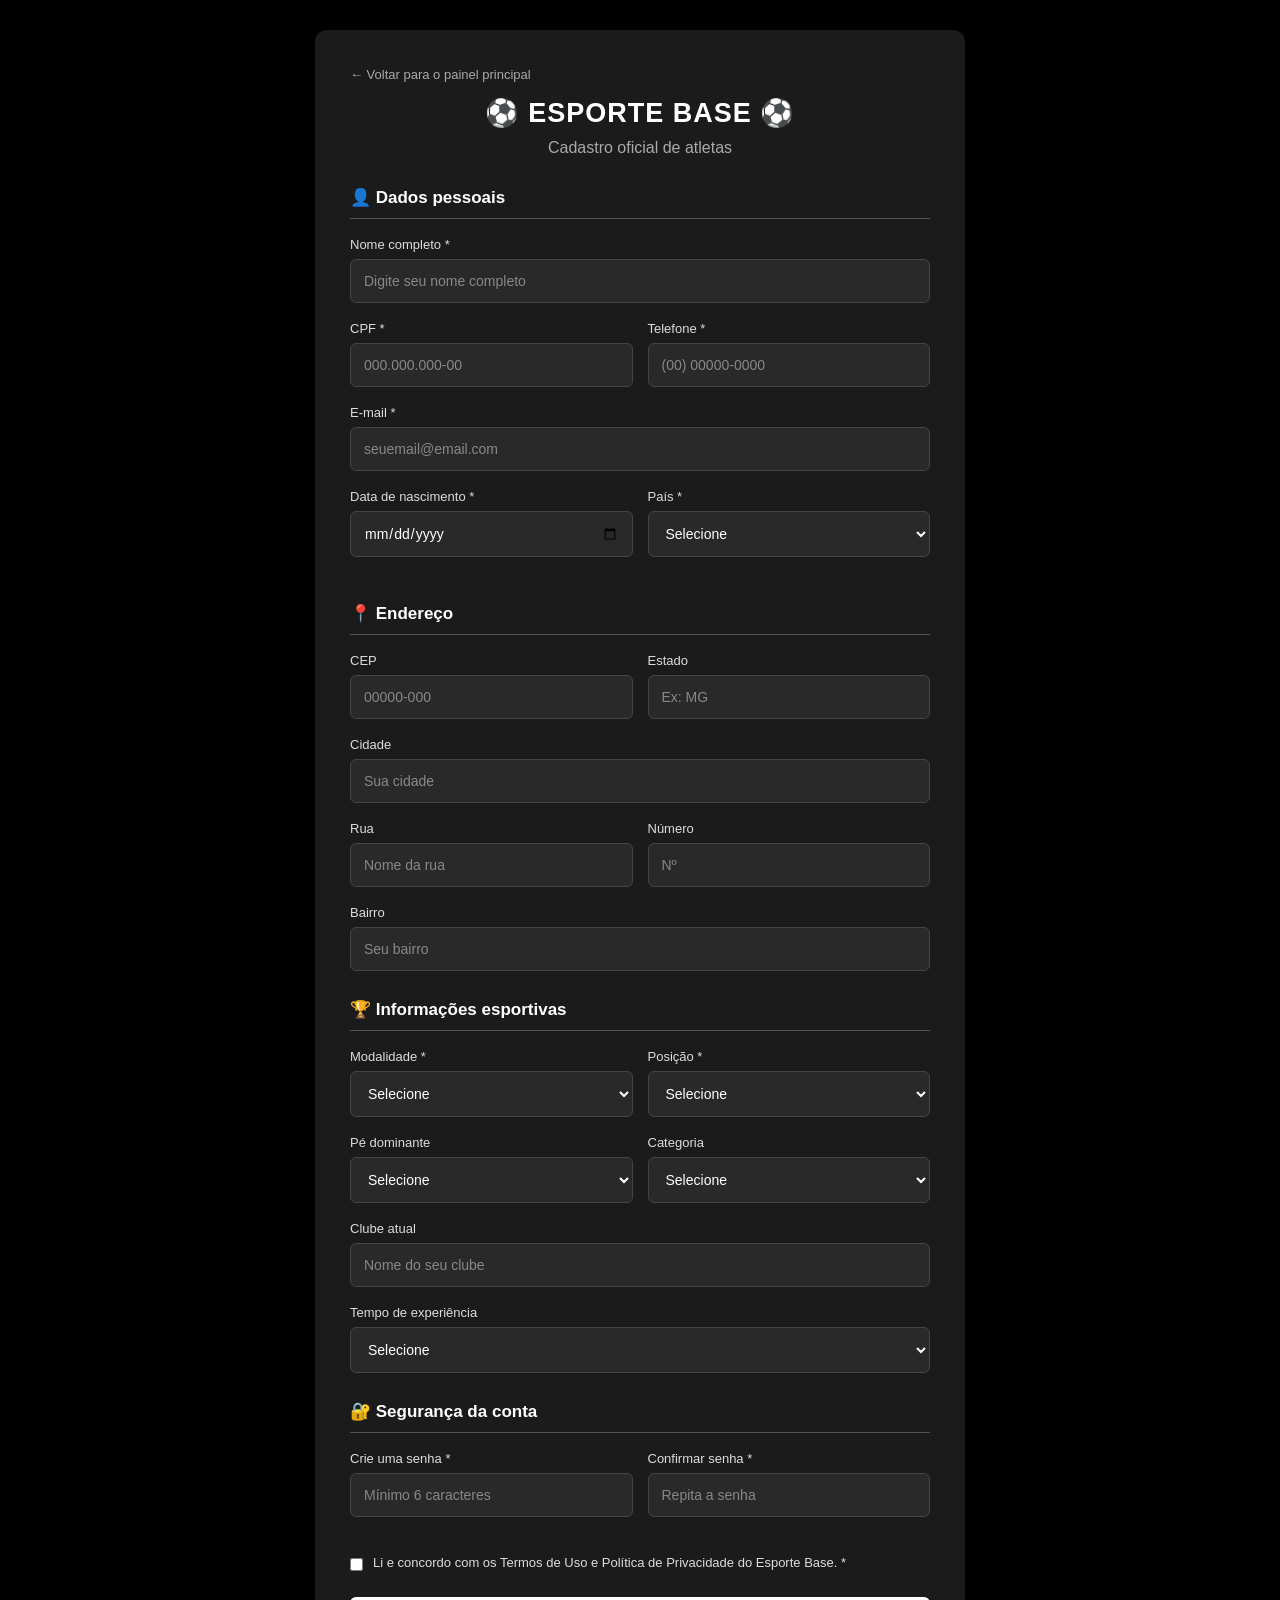
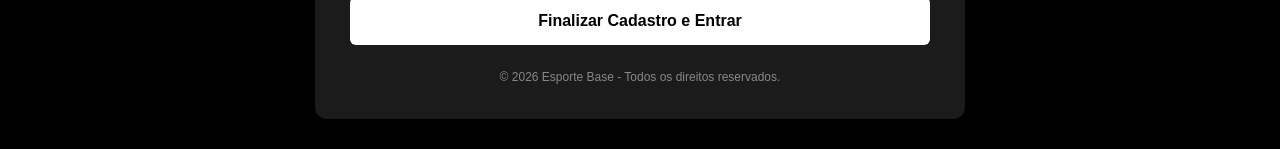
<file: cadastro.html>
<!DOCTYPE html>
<html lang="pt-BR">
<head>
<meta charset="UTF-8">
<meta name="viewport" content="width=device-width, initial-scale=1.0">
<title>Esporte Base | Cadastro de Atletas</title>

<style>
* {
    margin: 0;
    padding: 0;
    box-sizing: border-box;
    font-family: 'Segoe UI', sans-serif;
}

body {
    background: #000;
    color: white;
    min-height: 100vh;
    padding: 30px 15px;
}

.container {
    background: #1b1b1b;
    max-width: 650px;
    margin: auto;
    padding: 35px;
    border-radius: 12px;
    box-shadow: 0 8px 30px #000;
}

header {
    text-align: center;
    margin-bottom: 30px;
}

header h1 {
    font-size: 27px;
    letter-spacing: 1px;
}

header p {
    color: #aaa;
    margin-top: 10px;
}

.voltar-link {
    display: inline-block;
    color: #aaa;
    text-decoration: none;
    font-size: 13px;
    margin-bottom: 15px;
}

.voltar-link:hover {
    color: #fff;
}

.section-title {
    font-size: 17px;
    margin: 28px 0 18px;
    padding-bottom: 10px;
    border-bottom: 1px solid #555;
    color: white;
}

.form-row {
    display: flex;
    gap: 15px;
}

.form-group {
    flex: 1;
    margin-bottom: 18px;
    min-width: 0;
}

label {
    display: block;
    font-size: 13px;
    margin-bottom: 7px;
    color: #ddd;
}

input, select {
    width: 100%;
    padding: 13px;
    background: #292929;
    border: 1px solid #444;
    border-radius: 6px;
    color: white;
    font-size: 14px;
    outline: none;
}

input:focus, select:focus {
    border-color: white;
}

input::placeholder {
    color: #888;
}

.form-group.error input,
.form-group.error select {
    border-color: #ff4545;
}

.error-message {
    color: #ff5555;
    font-size: 11px;
    display: none;
    margin-top: 5px;
}

.form-group.error .error-message {
    display: block;
}

.checkbox-group {
    display: flex;
    align-items: flex-start;
    gap: 10px;
    margin: 20px 0;
    font-size: 13px;
    color: #ccc;
}

.checkbox-group input {
    width: auto;
    margin-top: 3px;
}

button {
    width: 100%;
    padding: 15px;
    border: none;
    border-radius: 6px;
    background: white;
    color: black;
    font-size: 16px;
    font-weight: bold;
    cursor: pointer;
    transition: .3s;
}

button:hover {
    background: #ccc;
}

.success {
    display: none;
    background: #183b25;
    color: #8dffad;
    padding: 15px;
    border-radius: 6px;
    margin-top: 20px;
    text-align: center;
    font-weight: 500;
}

.hidden {
    display: none;
}

footer {
    text-align: center;
    color: #888;
    font-size: 12px;
    margin-top: 25px;
}

@media(max-width: 550px) {
    .container {
        padding: 22px 16px;
    }

    .form-row {
        flex-direction: column;
        gap: 0;
    }
}
</style>
</head>

<body>

<div class="container">
<a href="index.html" class="voltar-link">← Voltar para o painel principal</a>

<header>
    <h1>⚽ ESPORTE BASE ⚽</h1>
    <p>Cadastro oficial de atletas</p>
</header>

<form id="cadastroForm" novalidate>

<h2 class="section-title">👤 Dados pessoais</h2>

<div class="form-group">
    <label>Nome completo *</label>
    <input id="nome" type="text" placeholder="Digite seu nome completo">
    <div class="error-message">Informe seu nome completo.</div>
</div>

<div class="form-row">
    <div class="form-group">
        <label>CPF *</label>
        <input id="cpf" type="text" maxlength="14" placeholder="000.000.000-00">
        <div class="error-message">CPF inválido.</div>
    </div>

    <div class="form-group">
        <label>Telefone *</label>
        <input id="telefone" type="tel" maxlength="15" placeholder="(00) 00000-0000">
        <div class="error-message">Telefone inválido.</div>
    </div>
</div>

<div class="form-group">
    <label>E-mail *</label>
    <input id="email" type="email" placeholder="seuemail@email.com">
    <div class="error-message">Digite um e-mail válido.</div>
</div>

<div class="form-row">
    <div class="form-group">
        <label>Data de nascimento *</label>
        <input id="nascimento" type="date">
        <div class="error-message">Informe uma data válida.</div>
    </div>

    <div class="form-group">
        <label>País *</label>
        <select id="pais">
            <option value="">Selecione</option>
            <option>Brasil</option>
            <option>Portugal</option>
            <option>Angola</option>
            <option>Moçambique</option>
            <option>Outro</option>
        </select>
        <div class="error-message">Selecione um país.</div>
    </div>
</div>

<h2 class="section-title">📍 Endereço</h2>

<div class="form-row">
    <div class="form-group">
        <label>CEP</label>
        <input id="cep" maxlength="9" placeholder="00000-000">
    </div>

    <div class="form-group">
        <label>Estado</label>
        <input id="estado" placeholder="Ex: MG">
    </div>
</div>

<div class="form-group">
    <label>Cidade</label>
    <input id="cidade" placeholder="Sua cidade">
</div>

<div class="form-row">
    <div class="form-group">
        <label>Rua</label>
        <input id="rua" placeholder="Nome da rua">
    </div>

    <div class="form-group">
        <label>Número</label>
        <input id="numero" placeholder="Nº">
    </div>
</div>

<div class="form-group">
    <label>Bairro</label>
    <input id="bairro" placeholder="Seu bairro">
</div>

<h2 class="section-title">🏆 Informações esportivas</h2>

<div class="form-row">
    <div class="form-group">
        <label>Modalidade *</label>
        <select id="modalidade">
            <option value="">Selecione</option>
            <option>Futebol de campo</option>
            <option>Futsal</option>
            <option>Futebol society</option>
        </select>
        <div class="error-message">Selecione uma modalidade.</div>
    </div>

    <div class="form-group">
        <label>Posição *</label>
        <select id="posicao">
            <option value="">Selecione</option>
            <option>Goleiro</option>
            <option>Zagueiro</option>
            <option>Lateral direito</option>
            <option>Lateral esquerdo</option>
            <option>Volante</option>
            <option>Meio-campista</option>
            <option>Meia-atacante</option>
            <option>Ponta direita</option>
            <option>Ponta esquerda</option>
            <option>Centroavante</option>
            <option>Ala</option>
            <option>Fixo</option>
            <option>Pivô</option>
        </select>
        <div class="error-message">Selecione uma posição.</div>
    </div>
</div>

<div class="form-row">
    <div class="form-group">
        <label>Pé dominante</label>
        <select id="pe">
            <option value="">Selecione</option>
            <option>Direito</option>
            <option>Esquerdo</option>
            <option>Ambidestro</option>
        </select>
    </div>

    <div class="form-group">
        <label>Categoria</label>
        <select id="categoria">
            <option value="">Selecione</option>
            <option>Sub-11</option>
            <option>Sub-13</option>
            <option>Sub-15</option>
            <option>Sub-17</option>
            <option>Sub-20</option>
            <option>Adulto</option>
        </select>
    </div>
</div>

<div class="form-group">
    <label>Clube atual</label>
    <input id="clube" placeholder="Nome do seu clube">
</div>

<div class="form-group">
    <label>Tempo de experiência</label>
    <select id="experiencia">
        <option value="">Selecione</option>
        <option>Menos de 1 ano</option>
        <option>1 a 2 anos</option>
        <option>3 a 5 anos</option>
        <option>Mais de 5 anos</option>
    </select>
</div>

<!-- RESPONSÁVEL LEGAL (Aparece automaticamente se menor de 18 anos) -->
<div id="responsavelArea" class="hidden">
    <h2 class="section-title">👨‍👩‍👦 Responsável legal</h2>

    <div class="form-group">
        <label>Nome do responsável *</label>
        <input id="responsavel" placeholder="Nome completo">
        <div class="error-message">Informe o responsável.</div>
    </div>

    <div class="form-group">
        <label>Telefone do responsável *</label>
        <input id="telefoneResponsavel" maxlength="15" placeholder="(00) 00000-0000">
        <div class="error-message">Informe um telefone válido.</div>
    </div>

    <div class="checkbox-group">
        <input type="checkbox" id="autorizacao">
        <label for="autorizacao">
            Confirmo que o responsável legal está ciente e autorizou o cadastro.
        </label>
    </div>
</div>

<!-- SEGURANÇA DA CONTA -->
<h2 class="section-title">🔐 Segurança da conta</h2>

<div class="form-row">
    <div class="form-group">
        <label>Crie uma senha *</label>
        <input id="senha" type="password" placeholder="Mínimo 6 caracteres">
        <div class="error-message">A senha deve ter pelo menos 6 caracteres.</div>
    </div>

    <div class="form-group">
        <label>Confirmar senha *</label>
        <input id="confirmarSenha" type="password" placeholder="Repita a senha">
        <div class="error-message">As senhas não coincidem.</div>
    </div>
</div>

<div class="checkbox-group">
    <input type="checkbox" id="termos">
    <label for="termos">
        Li e concordo com os Termos de Uso e Política de Privacidade do Esporte Base. *
    </label>
</div>

<button type="submit">Finalizar Cadastro e Entrar</button>

<div id="mensagemSucesso" class="success">
    ✅ Cadastro realizado com sucesso! Redirecionando para o painel de peneiras...
</div>

</form>

<footer>
    © 2026 Esporte Base - Todos os direitos reservados.
</footer>
</div>

<script>
// Máscara de CPF
document.getElementById('cpf').addEventListener('input', function(e) {
    let v = e.target.value.replace(/\D/g, '');
    v = v.replace(/(\d{3})(\d)/, '$1.$2');
    v = v.replace(/(\d{3})(\d)/, '$1.$2');
    v = v.replace(/(\d{3})(\d{1,2})$/, '$1-$2');
    e.target.value = v;
});

// Máscara de Telefone
function mascaraTel(e) {
    let v = e.target.value.replace(/\D/g, '');
    if (v.length > 10) {
        v = v.replace(/(\d{2})(\d{5})(\d{4})/, '($1) $2-$3');
    } else {
        v = v.replace(/(\d{2})(\d{4})(\d{0,4})/, '($1) $2-$3');
    }
    e.target.value = v;
}
</file>
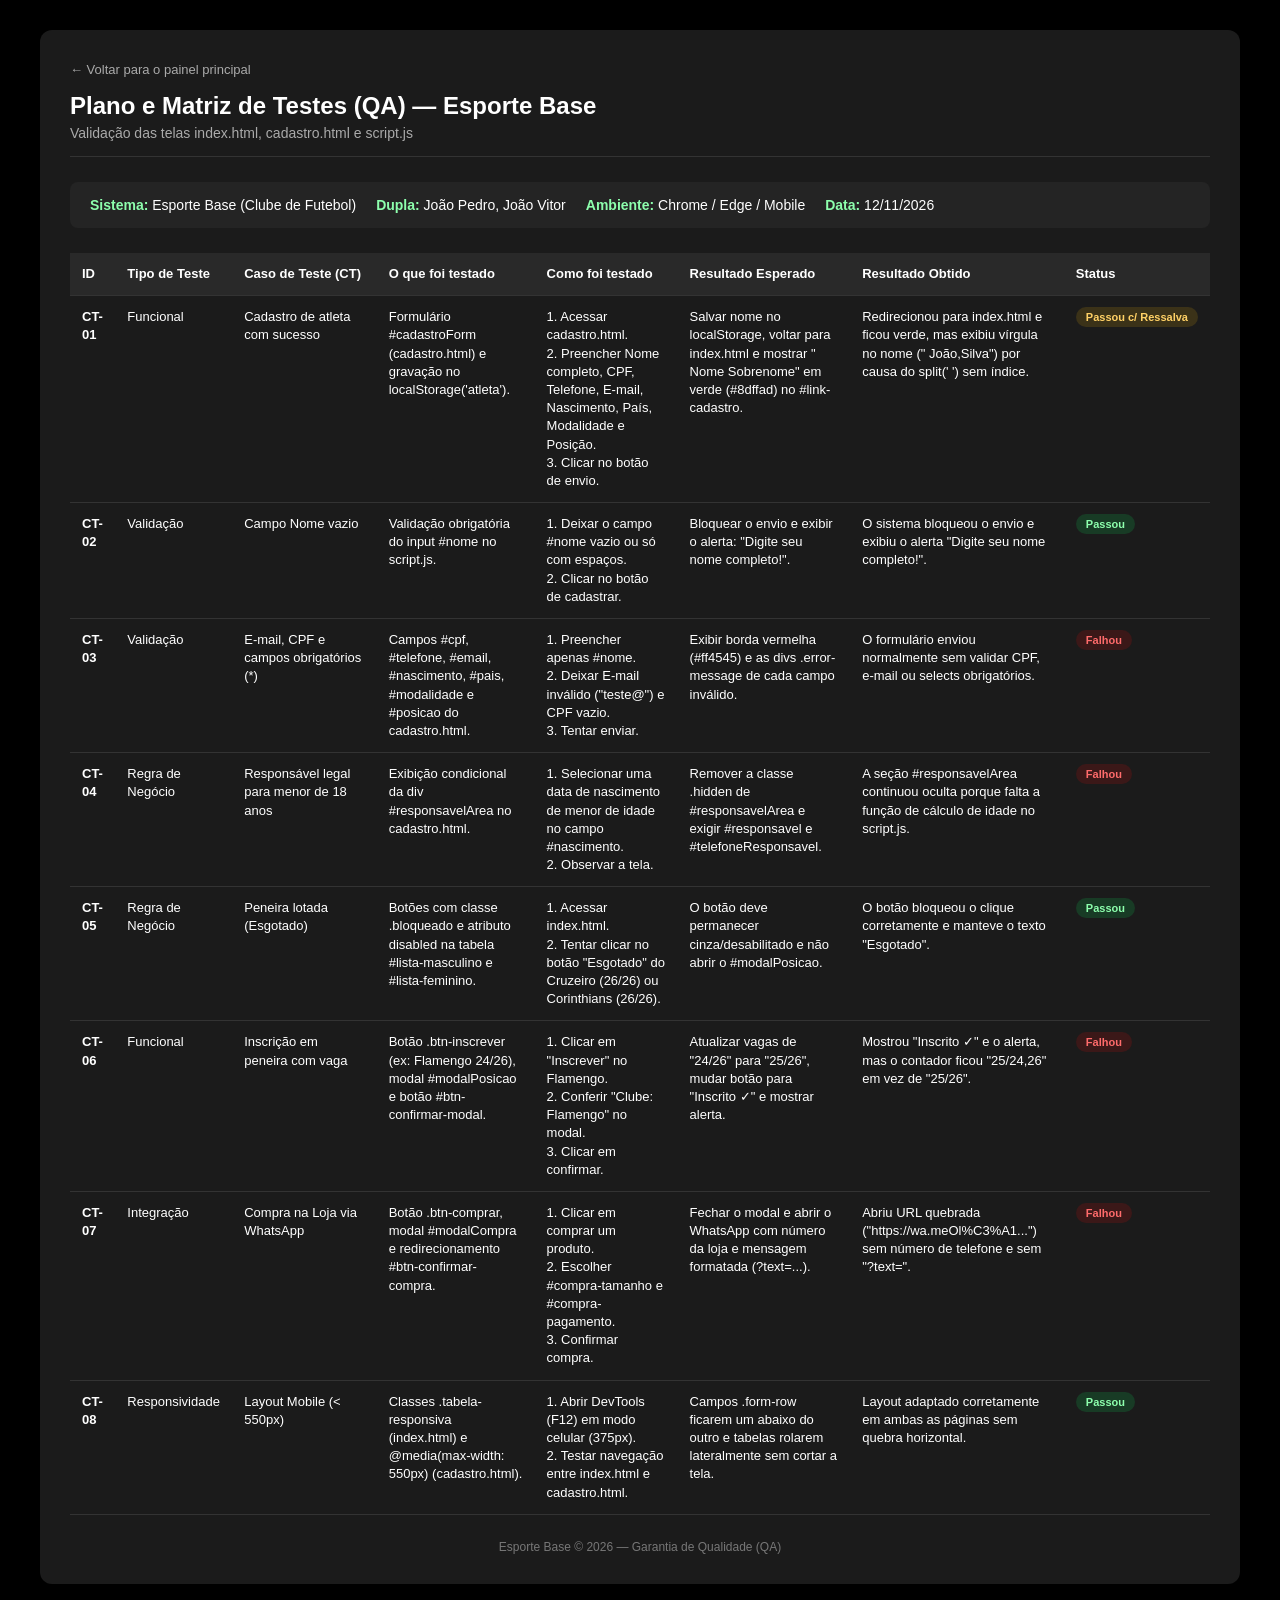
<file: teste.html>
<!DOCTYPE html>
<html lang="pt-BR">
<head>
    <meta charset="UTF-8">
    <meta name="viewport" content="width=device-width, initial-scale=1.0">
    <title>Esporte Base | Plano e Relatório de Testes</title>
    <style>
        * { margin: 0; padding: 0; box-sizing: border-box; font-family: 'Segoe UI', sans-serif; }
        body { background: #000; color: #fff; padding: 30px 15px; }
        .container { background: #1b1b1b; max-width: 1200px; margin: auto; padding: 30px; border-radius: 12px; }
        .voltar { display: inline-block; color: #aaa; text-decoration: none; font-size: 13px; margin-bottom: 15px; }
        .voltar:hover { color: #fff; }
        header { border-bottom: 1px solid #333; padding-bottom: 15px; margin-bottom: 25px; }
        header h1 { font-size: 24px; margin-bottom: 5px; }
        header p { color: #aaa; font-size: 14px; }
        .info { display: flex; flex-wrap: wrap; gap: 20px; background: #242424; padding: 15px 20px; border-radius: 8px; margin-bottom: 25px; font-size: 14px; }
        .info span strong { color: #8dffad; }
        .tabela-box { width: 100%; overflow-x: auto; }
        table { width: 100%; border-collapse: collapse; font-size: 13px; text-align: left; }
        th, td { padding: 12px; border-bottom: 1px solid #333; vertical-align: top; line-height: 1.4; }
        th { background: #292929; color: #fff; white-space: nowrap; }
        tr:hover { background: #222; }
        .badge { padding: 4px 10px; border-radius: 15px; font-weight: bold; font-size: 11px; white-space: nowrap; }
        .passou { background: #183b25; color: #8dffad; }
        .falhou { background: #3b1818; color: #ff6b6b; }
        .ressalva { background: #3b3218; color: #ffd166; }
        footer { text-align: center; color: #777; font-size: 12px; margin-top: 25px; }
    </style>
</head>
<body>

<div class="container">
    <a href="index.html" class="voltar">← Voltar para o painel principal</a>

    <header>
        <h1> Plano e Matriz de Testes (QA) — Esporte Base</h1>
        <p>Validação das telas index.html, cadastro.html e script.js</p>
    </header>

    <div class="info">
        <span><strong>Sistema:</strong> Esporte Base (Clube de Futebol)</span>
        <span><strong>Dupla:</strong> João Pedro, João Vitor</span>
        <span><strong>Ambiente:</strong> Chrome / Edge / Mobile</span>
        <span><strong>Data:</strong> 12/11/2026</span>
    </div>

    <div class="tabela-box">
        <table>
            <thead>
                <tr>
                    <th>ID</th>
                    <th>Tipo de Teste</th>
                    <th>Caso de Teste (CT)</th>
                    <th>O que foi testado</th>
                    <th>Como foi testado</th>
                    <th>Resultado Esperado</th>
                    <th>Resultado Obtido</th>
                    <th>Status</th>
                </tr>
            </thead>
            <tbody>
                <tr>
                    <td><strong>CT-01</strong></td>
                    <td>Funcional</td>
                    <td>Cadastro de atleta com sucesso</td>
                    <td>Formulário #cadastroForm (cadastro.html) e gravação no localStorage('atleta').</td>
                    <td>1. Acessar cadastro.html.<br>2. Preencher Nome completo, CPF, Telefone, E-mail, Nascimento, País, Modalidade e Posição.<br>3. Clicar no botão de envio.</td>
                    <td>Salvar nome no localStorage, voltar para index.html e mostrar " Nome Sobrenome" em verde (#8dffad) no #link-cadastro.</td>
                    <td>Redirecionou para index.html e ficou verde, mas exibiu vírgula no nome (" João,Silva") por causa do split(' ') sem índice.</td>
                    <td><span class="badge ressalva">Passou c/ Ressalva</span></td>
                </tr>
                <tr>
                    <td><strong>CT-02</strong></td>
                    <td>Validação</td>
                    <td>Campo Nome vazio</td>
                    <td>Validação obrigatória do input #nome no script.js.</td>
                    <td>1. Deixar o campo #nome vazio ou só com espaços.<br>2. Clicar no botão de cadastrar.</td>
                    <td>Bloquear o envio e exibir o alerta: "Digite seu nome completo!".</td>
                    <td>O sistema bloqueou o envio e exibiu o alerta "Digite seu nome completo!".</td>
                    <td><span class="badge passou">Passou</span></td>
                </tr>
                <tr>
                    <td><strong>CT-03</strong></td>
                    <td>Validação</td>
                    <td>E-mail, CPF e campos obrigatórios (*)</td>
                    <td>Campos #cpf, #telefone, #email, #nascimento, #pais, #modalidade e #posicao do cadastro.html.</td>
                    <td>1. Preencher apenas #nome.<br>2. Deixar E-mail inválido ("teste@") e CPF vazio.<br>3. Tentar enviar.</td>
                    <td>Exibir borda vermelha (#ff4545) e as divs .error-message de cada campo inválido.</td>
                    <td>O formulário enviou normalmente sem validar CPF, e-mail ou selects obrigatórios.</td>
                    <td><span class="badge falhou">Falhou</span></td>
                </tr>
                <tr>
                    <td><strong>CT-04</strong></td>
                    <td>Regra de Negócio</td>
                    <td>Responsável legal para menor de 18 anos</td>
                    <td>Exibição condicional da div #responsavelArea no cadastro.html.</td>
                    <td>1. Selecionar uma data de nascimento de menor de idade no campo #nascimento.<br>2. Observar a tela.</td>
                    <td>Remover a classe .hidden de #responsavelArea e exigir #responsavel e #telefoneResponsavel.</td>
                    <td>A seção #responsavelArea continuou oculta porque falta a função de cálculo de idade no script.js.</td>
                    <td><span class="badge falhou">Falhou</span></td>
                </tr>
                <tr>
                    <td><strong>CT-05</strong></td>
                    <td>Regra de Negócio</td>
                    <td>Peneira lotada (Esgotado)</td>
                    <td>Botões com classe .bloqueado e atributo disabled na tabela #lista-masculino e #lista-feminino.</td>
                    <td>1. Acessar index.html.<br>2. Tentar clicar no botão "Esgotado" do Cruzeiro (26/26) ou Corinthians (26/26).</td>
                    <td>O botão deve permanecer cinza/desabilitado e não abrir o #modalPosicao.</td>
                    <td>O botão bloqueou o clique corretamente e manteve o texto "Esgotado".</td>
                    <td><span class="badge passou">Passou</span></td>
                </tr>
                <tr>
                    <td><strong>CT-06</strong></td>
                    <td>Funcional</td>
                    <td>Inscrição em peneira com vaga</td>
                    <td>Botão .btn-inscrever (ex: Flamengo 24/26), modal #modalPosicao e botão #btn-confirmar-modal.</td>
                    <td>1. Clicar em "Inscrever" no Flamengo.<br>2. Conferir "Clube: Flamengo" no modal.<br>3. Clicar em confirmar.</td>
                    <td>Atualizar vagas de "24/26" para "25/26", mudar botão para "Inscrito ✓" e mostrar alerta.</td>
                    <td>Mostrou "Inscrito ✓" e o alerta, mas o contador ficou "25/24,26" em vez de "25/26".</td>
                    <td><span class="badge falhou">Falhou</span></td>
                </tr>
                <tr>
                    <td><strong>CT-07</strong></td>
                    <td>Integração</td>
                    <td>Compra na Loja via WhatsApp</td>
                    <td>Botão .btn-comprar, modal #modalCompra e redirecionamento #btn-confirmar-compra.</td>
                    <td>1. Clicar em comprar um produto.<br>2. Escolher #compra-tamanho e #compra-pagamento.<br>3. Confirmar compra.</td>
                    <td>Fechar o modal e abrir o WhatsApp com número da loja e mensagem formatada (?text=...).</td>
                    <td>Abriu URL quebrada ("https://wa.meOl%C3%A1...") sem número de telefone e sem "?text=".</td>
                    <td><span class="badge falhou">Falhou</span></td>
                </tr>
                <tr>
                    <td><strong>CT-08</strong></td>
                    <td>Responsividade</td>
                    <td>Layout Mobile (&lt; 550px)</td>
                    <td>Classes .tabela-responsiva (index.html) e @media(max-width: 550px) (cadastro.html).</td>
                    <td>1. Abrir DevTools (F12) em modo celular (375px).<br>2. Testar navegação entre index.html e cadastro.html.</td>
                    <td>Campos .form-row ficarem um abaixo do outro e tabelas rolarem lateralmente sem cortar a tela.</td>
                    <td>Layout adaptado corretamente em ambas as páginas sem quebra horizontal.</td>
                    <td><span class="badge passou">Passou</span></td>
                </tr>
            </tbody>
        </table>
    </div>

    <footer>
        Esporte Base © 2026 — Garantia de Qualidade (QA)
    </footer>
</div>
<script src="script.js"></script>
</body>
</html>
</file>
